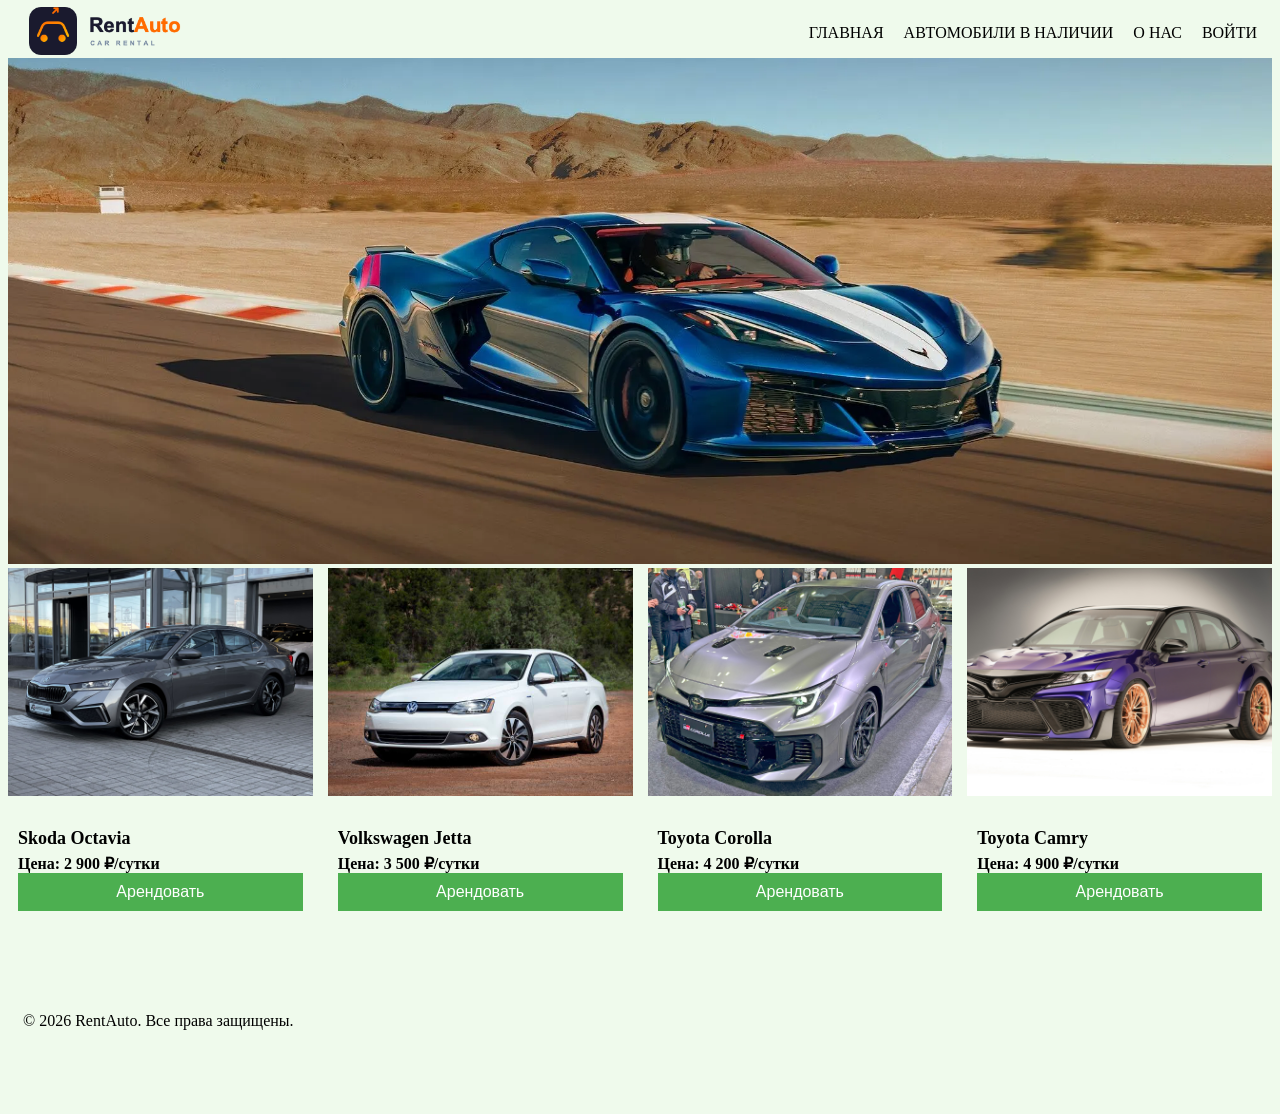
<file: index.html>
<!DOCTYPE html>
<html lang="en">

<head>
    <meta charset="UTF-8">
    <meta name="viewport" content="width=device-width, initial-scale=1.0">
    <title>AutoTrade</title>
    <link rel="stylesheet" href="css/style.css">
</head>

<body>
    <header>
        <a href="index.html">
            <img src="img/logo.webp" alt="Логотип" class="logo">
        </a>
        <nav>
            <ul class="menu-container">
                <li><a href="index.html">Главная</a></li>
                <li><a href="inventory.html">Автомобили в наличии</a></li>
                <li><a href="about.html">О нас</a></li>
                <li><a href="login.html">Войти</a></li>
            </ul>
        </nav>
    </header>
    <main>
        <section class="banner">
            <img src="img/banner.webp" alt="Баннер">
        </section>
        <section class="products-container">
            <div class="product">
                <img src="img/octavia.jpg" alt="Skoda Octavia">
                <div class="info-products">
                    <h3>Skoda Octavia</h3>
                    <div class="price">Цена: 2 900 ₽/сутки</div>
                    <div>
                        <button class="buy-button">Арендовать</button>
                    </div>
                </div>
            </div>
            <div class="product">
                <img src="img/jetta.jpeg" alt="Volkswagen Jetta">
                <div class="info-products">
                    <h3>Volkswagen Jetta</h3>
                    <div class="price">Цена: 3 500 ₽/сутки</div>
                    <div>
                        <button class="buy-button">Арендовать</button>
                    </div>
                </div>
            </div>
            <div class="product">
                <img src="img/corolla.jpg" alt="Toyota Corolla">
                <div class="info-products">
                    <h3>Toyota Corolla</h3>
                    <div class="price">Цена: 4 200 ₽/сутки</div>
                    <div>
                        <button class="buy-button">Арендовать</button>
                    </div>
                </div>
            </div>
            <div class="product">
                <img src="img/camry.jpg" alt="Toyota Camry">
                <div class="info-products">
                    <h3>Toyota Camry</h3>
                    <div class="price">Цена: 4 900 ₽/сутки</div>
                    <div>
                        <button class="buy-button">Арендовать</button>
                    </div>
                </div>
            </div>
        </section>
    </main>
    <footer>
        <p>&copy; 2026 RentAuto. Все права защищены.</p>
    </footer>
</body>

</html>
</file>
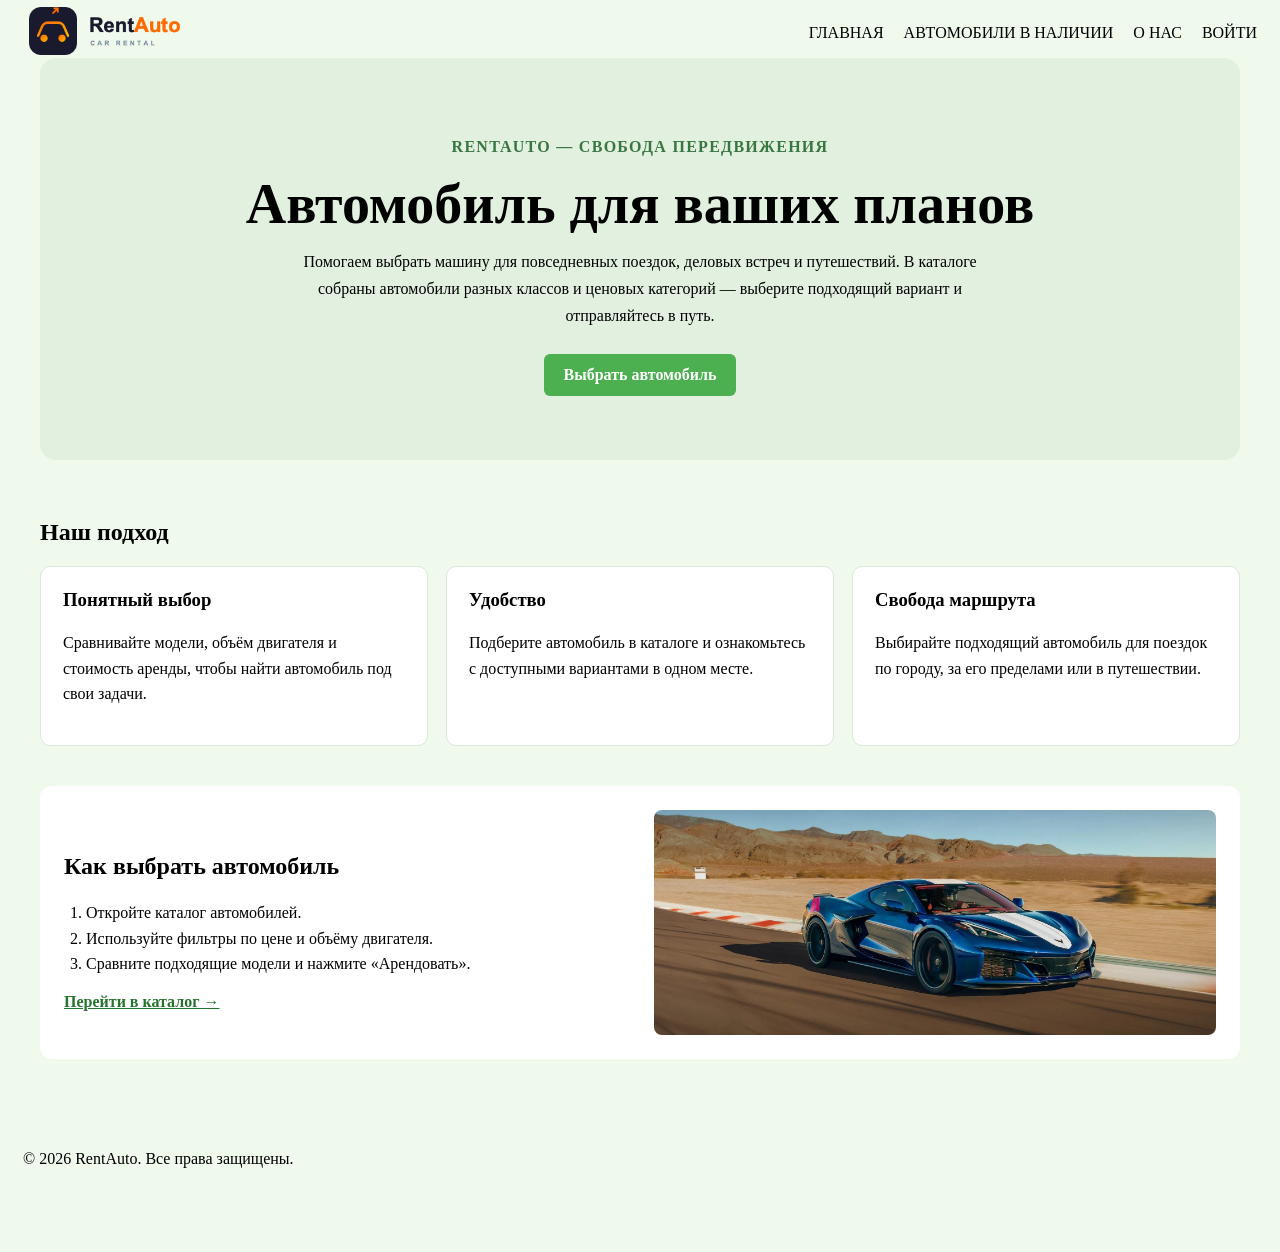
<file: about.html>
<!DOCTYPE html>
<html lang="ru">

<head>
    <meta charset="UTF-8">
    <meta name="viewport" content="width=device-width, initial-scale=1.0">
    <title>О нас | RentAuto</title>
    <link rel="stylesheet" href="css/style.css">
</head>

<body>
    <header>
        <a href="index.html">
            <img src="img/logo.webp" alt="Логотип RentAuto" class="logo">
        </a>
        <nav>
            <ul class="menu-container">
                <li><a href="index.html">Главная</a></li>
                <li><a href="inventory.html">Автомобили в наличии</a></li>
                <li><a href="about.html" aria-current="page">О нас</a></li>
                <li><a href="login.html">Войти</a></li>
            </ul>
        </nav>
    </header>

    <main class="about-page">
        <section class="about-intro">
            <p class="about-eyebrow">RentAuto — свобода передвижения</p>
            <h1>Автомобиль для ваших планов</h1>
            <p>Помогаем выбрать машину для повседневных поездок, деловых встреч и путешествий. В каталоге собраны автомобили разных классов и ценовых категорий — выберите подходящий вариант и отправляйтесь в путь.</p>
            <a class="about-cta" href="inventory.html">Выбрать автомобиль</a>
        </section>

        <section class="about-section" aria-labelledby="about-values-title">
            <h2 id="about-values-title">Наш подход</h2>
            <div class="about-cards">
                <article class="about-card">
                    <h3>Понятный выбор</h3>
                    <p>Сравнивайте модели, объём двигателя и стоимость аренды, чтобы найти автомобиль под свои задачи.</p>
                </article>
                <article class="about-card">
                    <h3>Удобство</h3>
                    <p>Подберите автомобиль в каталоге и ознакомьтесь с доступными вариантами в одном месте.</p>
                </article>
                <article class="about-card">
                    <h3>Свобода маршрута</h3>
                    <p>Выбирайте подходящий автомобиль для поездок по городу, за его пределами или в путешествии.</p>
                </article>
            </div>
        </section>

        <section class="about-how">
            <div>
                <h2>Как выбрать автомобиль</h2>
                <ol>
                    <li>Откройте каталог автомобилей.</li>
                    <li>Используйте фильтры по цене и объёму двигателя.</li>
                    <li>Сравните подходящие модели и нажмите «Арендовать».</li>
                </ol>
                <a class="about-text-link" href="inventory.html">Перейти в каталог →</a>
            </div>
            <img src="img/banner.webp" alt="Автомобиль для вашей поездки">
        </section>
    </main>

    <footer>
        <p>&copy; 2026 RentAuto. Все права защищены.</p>
    </footer>
</body>

</html>
</file>
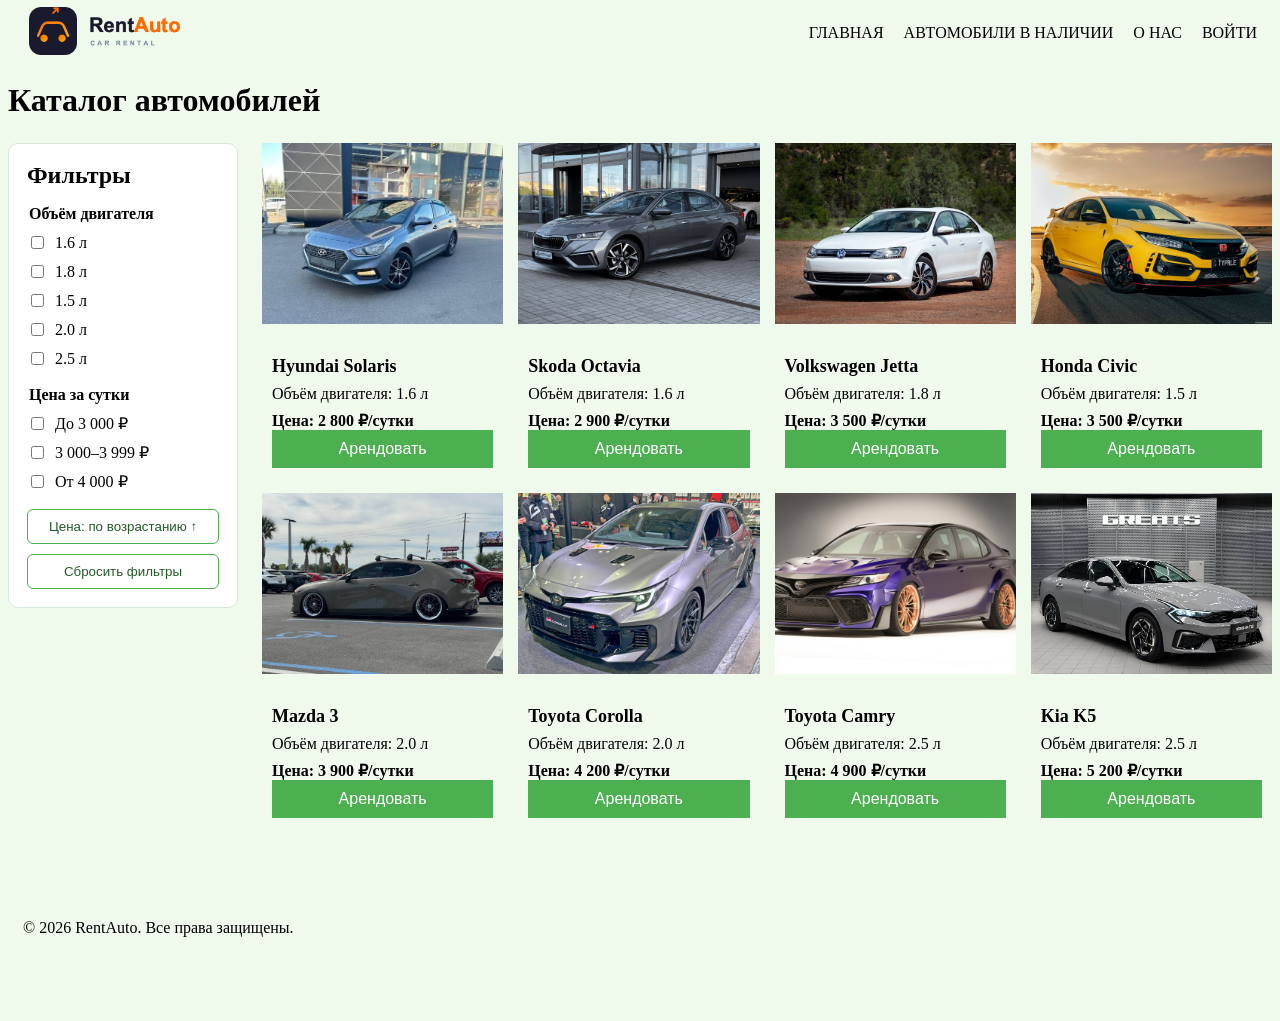
<file: inventory.html>
<!DOCTYPE html>
<html lang="ru">

<head>
    <meta charset="UTF-8">
    <meta name="viewport" content="width=device-width, initial-scale=1.0">
    <title>AutoTrade</title>
    <link rel="stylesheet" href="css/style.css">
</head>

<body>
    <header>
        <a href="index.html">
            <img src="img/logo.webp" alt="Логотип" class="logo">
        </a>
        <nav>
            <ul class="menu-container">
                <li><a href="index.html">Главная</a></li>
                <li><a href="inventory.html">Автомобили в наличии</a></li>
                <li><a href="about.html">О нас</a></li>
                <li><a href="login.html">Войти</a></li>
            </ul>
        </nav>
    </header>

    <main>
        <h1 class="catalog-title">Каталог автомобилей</h1>
        <div class="inventory-layout">
            <aside class="catalog-filters" aria-label="Фильтры каталога">
                <h2>Фильтры</h2>
                <fieldset>
                    <legend>Объём двигателя</legend>
                    <label><input type="checkbox" data-filter="engine" value="1.6"> 1.6 л</label>
                    <label><input type="checkbox" data-filter="engine" value="1.8"> 1.8 л</label>
                    <label><input type="checkbox" data-filter="engine" value="1.5"> 1.5 л</label>
                    <label><input type="checkbox" data-filter="engine" value="2.0"> 2.0 л</label>
                    <label><input type="checkbox" data-filter="engine" value="2.5"> 2.5 л</label>
                </fieldset>
                <fieldset>
                    <legend>Цена за сутки</legend>
                    <label><input type="checkbox" data-filter="price" data-min="0" data-max="2999"> До 3 000 ₽</label>
                    <label><input type="checkbox" data-filter="price" data-min="3000" data-max="3999"> 3 000–3 999 ₽</label>
                    <label><input type="checkbox" data-filter="price" data-min="4000" data-max="Infinity"> От 4 000 ₽</label>
                </fieldset>
                <button class="sort-products" type="button">Цена: по возрастанию ↑</button>
                <button class="clear-filters" type="button">Сбросить фильтры</button>
            </aside>

            <section class="products-container" aria-label="Автомобили">
                <article class="product" data-engine="1.6" data-price="2900">
                    <img src="img/octavia.jpg" alt="Skoda Octavia">
                    <div class="info-products">
                        <h3>Skoda Octavia</h3>
                        <p class="engine">Объём двигателя: 1.6 л</p>
                        <div class="price">Цена: 2 900 ₽/сутки</div>
                        <div>
                            <button class="buy-button" type="button">Арендовать</button>
                        </div>
                    </div>
                </article>
                <article class="product" data-engine="1.8" data-price="3500">
                    <img src="img/jetta.jpeg" alt="Volkswagen Jetta">
                    <div class="info-products">
                        <h3>Volkswagen Jetta</h3>
                        <p class="engine">Объём двигателя: 1.8 л</p>
                        <div class="price">Цена: 3 500 ₽/сутки</div>
                        <div>
                            <button class="buy-button" type="button">Арендовать</button>
                        </div>
                    </div>
                </article>
                <article class="product" data-engine="2.0" data-price="4200">
                    <img src="img/corolla.jpg" alt="Toyota Corolla">
                    <div class="info-products">
                        <h3>Toyota Corolla</h3>
                        <p class="engine">Объём двигателя: 2.0 л</p>
                        <div class="price">Цена: 4 200 ₽/сутки</div>
                        <div>
                            <button class="buy-button" type="button">Арендовать</button>
                        </div>
                    </div>
                </article>
                <article class="product" data-engine="2.5" data-price="4900">
                    <img src="img/camry.jpg" alt="Toyota Camry">
                    <div class="info-products">
                        <h3>Toyota Camry</h3>
                        <p class="engine">Объём двигателя: 2.5 л</p>
                        <div class="price">Цена: 4 900 ₽/сутки</div>
                        <div>
                            <button class="buy-button" type="button">Арендовать</button>
                        </div>
                    </div>
                </article>
                <article class="product" data-engine="1.5" data-price="3500">
                    <img src="img/civic.jpeg" alt="Honda Civic">
                    <div class="info-products">
                        <h3>Honda Civic</h3>
                        <p class="engine">Объём двигателя: 1.5 л</p>
                        <div class="price">Цена: 3 500 ₽/сутки</div>
                        <div>
                            <button class="buy-button" type="button">Арендовать</button>
                        </div>
                    </div>
                </article>
                <article class="product" data-engine="1.6" data-price="2800">
                    <img src="img/solaris.jpeg" alt="Hyundai Solaris">
                    <div class="info-products">
                        <h3>Hyundai Solaris</h3>
                        <p class="engine">Объём двигателя: 1.6 л</p>
                        <div class="price">Цена: 2 800 ₽/сутки</div>
                        <div>
                            <button class="buy-button" type="button">Арендовать</button>
                        </div>
                    </div>
                </article>
                <article class="product" data-engine="2.0" data-price="3900">
                    <img src="img/mazda.jpeg" alt="Mazda 3">
                    <div class="info-products">
                        <h3>Mazda 3</h3>
                        <p class="engine">Объём двигателя: 2.0 л</p>
                        <div class="price">Цена: 3 900 ₽/сутки</div>
                        <div>
                            <button class="buy-button" type="button">Арендовать</button>
                        </div>
                    </div>
                </article>
                <article class="product" data-engine="2.5" data-price="5200">
                    <img src="img/k5.webp" alt="Kia K5">
                    <div class="info-products">
                        <h3>Kia K5</h3>
                        <p class="engine">Объём двигателя: 2.5 л</p>
                        <div class="price">Цена: 5 200 ₽/сутки</div>
                        <div>
                            <button class="buy-button" type="button">Арендовать</button>
                        </div>
                    </div>
                </article>
            </section>
        </div>
    </main>

    <script>
        const filterInputs = document.querySelectorAll("[data-filter]");
        const products = document.querySelectorAll(".inventory-layout .product");
        const clearFiltersButton = document.querySelector(".clear-filters");
        const sortProductsButton = document.querySelector(".sort-products");
        let sortAscending = true;

        function sortProducts() {
            const sortedProducts = [...products].sort((first, second) => {
                const priceDifference = Number(first.dataset.price) - Number(second.dataset.price);
                return sortAscending ? priceDifference : -priceDifference;
            });

            sortedProducts.forEach((product) => product.parentElement.append(product));
            sortProductsButton.textContent = `Цена: по ${sortAscending ? "возрастанию ↑" : "убыванию ↓"}`;
        }

        function filterProducts() {
            const selectedEngines = [...document.querySelectorAll('[data-filter="engine"]:checked')]
                .map((input) => input.value);
            const selectedPrices = [...document.querySelectorAll('[data-filter="price"]:checked')];

            products.forEach((product) => {
                const matchesEngine = selectedEngines.length === 0 || selectedEngines.includes(product.dataset.engine);
                const price = Number(product.dataset.price);
                const matchesPrice = selectedPrices.length === 0 || [...selectedPrices].some((input) => (
                    price >= Number(input.dataset.min) && price <= Number(input.dataset.max)
                ));
                product.hidden = !(matchesEngine && matchesPrice);
            });
        }

        filterInputs.forEach((input) => input.addEventListener("change", filterProducts));
        sortProductsButton.addEventListener("click", () => {
            sortAscending = !sortAscending;
            sortProducts();
        });
        clearFiltersButton.addEventListener("click", () => {
            filterInputs.forEach((input) => { input.checked = false; });
            filterProducts();
        });
        sortProducts();
    </script>

    <footer>
        <p>&copy; 2026 RentAuto. Все права защищены.</p>
    </footer>
</body>

</html>
</file>
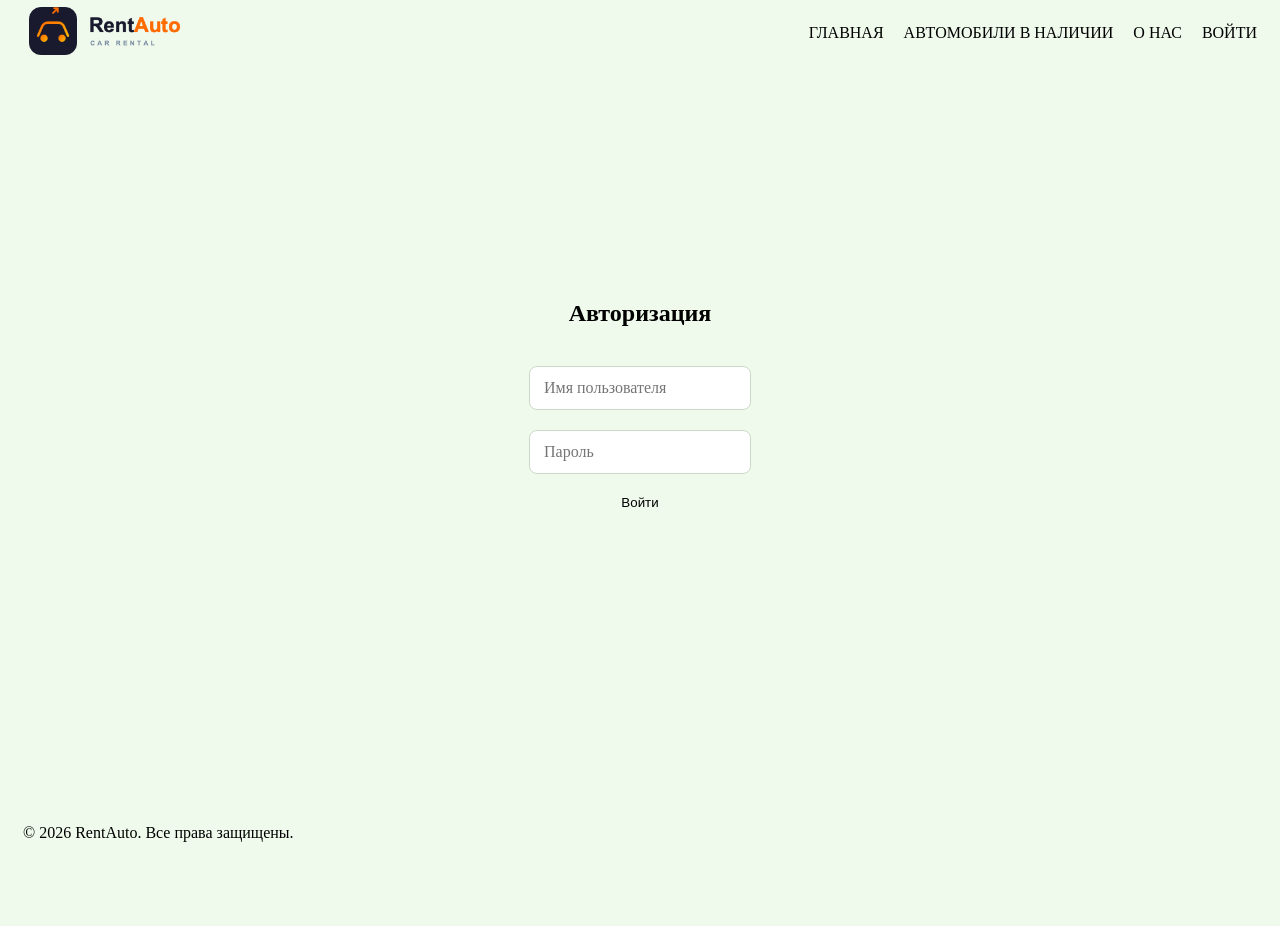
<file: login.html>
<!DOCTYPE html>
<html lang="en">
<head>
    <meta charset="UTF-8">
    <meta name="viewport" content="width=device-width, initial-scale=1.0">
    <title>Авторизация</title>
    <link rel="stylesheet" href="css/style.css">
</head>
<body>
     <header>
        <a href="index.html">
            <img src="img/logo.webp" alt="Логотип" class="logo">
        </a>
        <nav>
            <ul class="menu-container">
                <li><a href="index.html">Главная</a></li>
                <li><a href="inventory.html">Автомобили в наличии</a></li>
                <li><a href="about.html">О нас</a></li>
                <li><a href="login.html">Войти</a></li>
            </ul>
        </nav>
    </header>
    
    
    <form action ="user/login" method="get">
        <section class="login-container">
            <h2>Авторизация</h2>
            <div class="username">
                <input type ="text" name="username" placeholder="Имя пользователя">
            </div>
            <div class="password">
                <input type ="password" name="password" placeholder="Пароль">
            </div>
            <div class="submit-button">
            <button type="submit">Войти</button>
            </div>
        </section>
    </form>
</body>
    <footer>
        <p>&copy; 2026 RentAuto. Все права защищены.</p>
    </footer>
</html>
</file>
<file: css/style.css>
body{
    background-color: #effaec;
}
.menu-container{
    display: flex;
    list-style: none;
    gap: 20px;
}
.menu-container li a{
    text-decoration: none;
    text-transform: uppercase;
    color: #000;
}
header{
    display: flex;
    justify-content: space-between;
    align-items: center;
    padding: 15px;
    height: 20px;
}
header .logo{
    width: 240px;
}
.products-container{
    display: grid;
    grid-template-columns: repeat(4,1fr);
    gap: 15px;
}
.products-container .product{
    border-radius: var(--border);
}
.products-container .product .info-products{
    padding: 10px;

}
.products-container .product .info-products h3{
    font-size: 18px;
    margin-bottom: 5px;
}
.products-container .product .info-products .price{
    font-weight: bold;
}
.products-container .product .info-products .buy-button{
    width: 100%;
    background-color: #4CAF50;
    color: white;
    border: none;
    padding: 10px 20px;
    text-align: center;
    text-decoration: none;
    display: inline-block;
    font-size: 16px;
    cursor: pointer;
}
.products-container .product img{
    width: 100%;
}
.banner img{
    width: 100%;
}
.products{
    display: grid;
}
form{
    display: flex;
    justify-content: center;
}
.login-container{
    display: flex;
    flex-direction: column;
    justify-content: center;
    gap: 20px;
    height: 75vh;

}

.login-container h2 {
    text-align: center;
}

.login-container input {
    box-sizing: border-box;
    width: 100%;
    padding: 12px 14px;
    border: 1px solid #cbd9c9;
    border-radius: 8px;
    font: inherit;
}

.login-container .submit-button {
    display: flex;
    justify-content: center;
}
.login-container button {
    border: none;
    background-color: #effaec;
}

footer{
    display: flex;
    justify-content: space-between;
    padding: 60px 15px;
    margin-top: 15px;
}






.catalog-title{
    margin: 24px 0;
}
.inventory-layout{
    display: grid;
    grid-template-columns: 230px minmax(0, 1fr);
    align-items: start;
    gap: 24px;
}
.catalog-filters{
    padding: 18px;
    background: #fff;
    border: 1px solid #d9e8da;
    border-radius: 10px;
}
.catalog-filters h2{
    margin: 0 0 16px;
}
.catalog-filters fieldset{
    display: grid;
    gap: 10px;
    margin: 0 0 18px;
    padding: 0;
    border: 0;
}
.catalog-filters legend{
    margin-bottom: 10px;
    font-weight: bold;
}
.catalog-filters label{
    display: flex;
    align-items: center;
    gap: 8px;
    cursor: pointer;
}
.catalog-filters input{
    accent-color: #4CAF50;
}
.clear-filters,
.sort-products{
    width: 100%;
    padding: 9px 12px;
    border: 1px solid #4CAF50;
    border-radius: 6px;
    background: #fff;
    color: #245a2a;
    cursor: pointer;
}
.sort-products{
    margin-bottom: 10px;
}
.inventory-layout .products-container{
    grid-template-columns: repeat(4, minmax(0, 1fr));
    gap: 15px;
    margin: 0;
}
.inventory-layout .product .engine{
    margin: 8px 0;
}
.inventory-layout .product[hidden]{
    display: none;
}
.about-page{
    max-width: 1200px;
    margin: 0 auto;
}
.about-intro{
    padding: 64px 24px;
    text-align: center;
    background: #e1f0df;
    border-radius: 16px;
}
.about-eyebrow{
    color: #397642;
    font-weight: bold;
    text-transform: uppercase;
    letter-spacing: 0.08em;
}
.about-intro h1{
    margin: 12px 0;
    font-size: clamp(2rem, 5vw, 3.5rem);
}
.about-intro > p:not(.about-eyebrow){
    max-width: 720px;
    margin: 0 auto 24px;
    line-height: 1.7;
}
.about-cta{
    display: inline-block;
    padding: 12px 20px;
    border-radius: 6px;
    background: #4CAF50;
    color: white;
    font-weight: bold;
    text-decoration: none;
}
.about-section{
    padding: 40px 0;
}
.about-cards{
    display: grid;
    grid-template-columns: repeat(3, minmax(0, 1fr));
    gap: 18px;
}
.about-card{
    padding: 22px;
    border: 1px solid #d9e8da;
    border-radius: 10px;
    background: white;
}
.about-card h3{
    margin-top: 0;
}
.about-card p,
.about-how li{
    line-height: 1.6;
}
.about-how{
    display: grid;
    grid-template-columns: 1fr 1fr;
    align-items: center;
    gap: 28px;
    padding: 24px;
    border-radius: 12px;
    background: white;
}
.about-how img{
    display: block;
    width: 100%;
    border-radius: 8px;
}
.about-how ol{
    padding-left: 22px;
}
.about-text-link{
    color: #267330;
    font-weight: bold;
}
</file>
